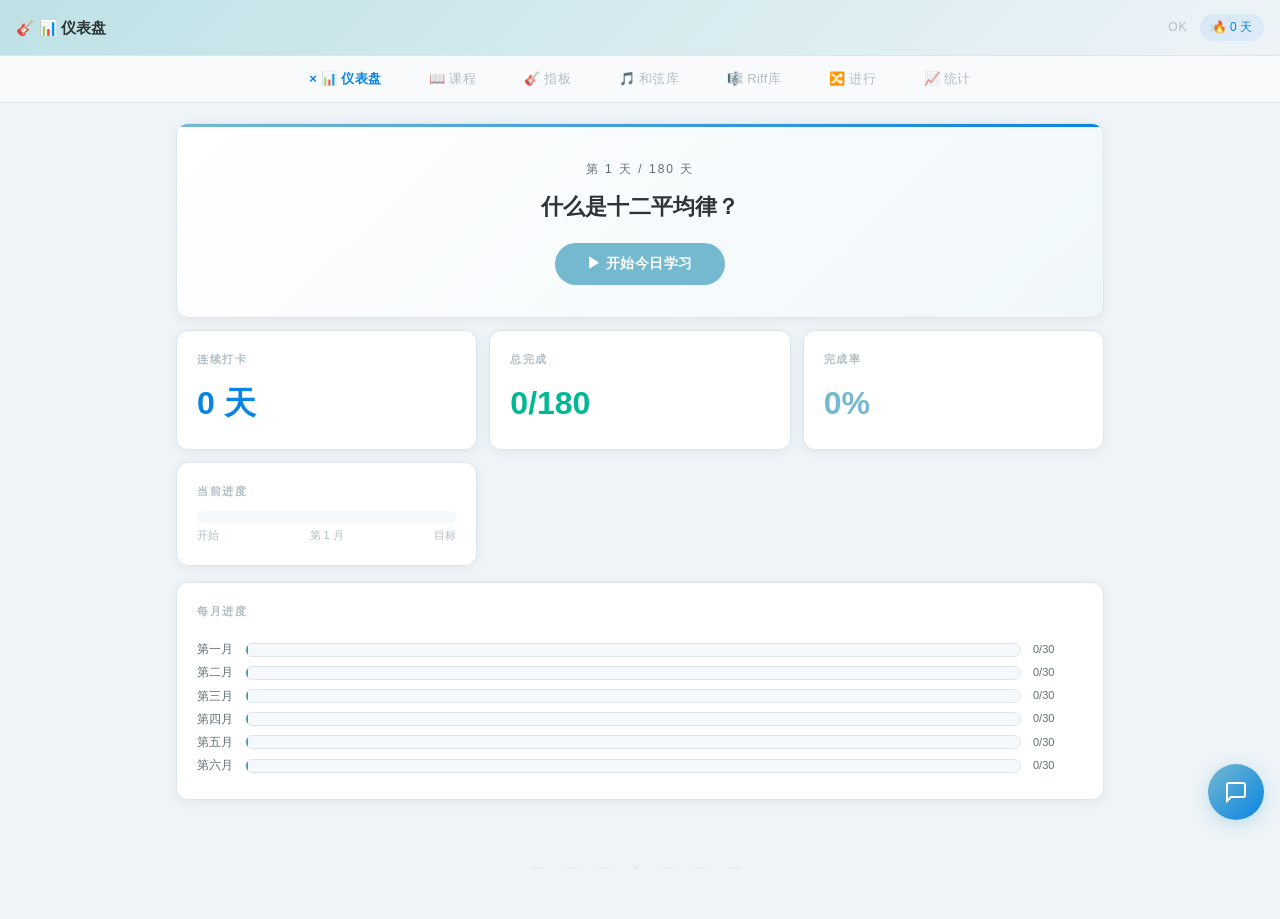
<file: index.html>
<!DOCTYPE html>
<html lang="zh-CN">
<head>
<meta charset="UTF-8">
<meta name="viewport" content="width=device-width, initial-scale=1.0">
<title>电吉他乐理学习计划 - 6个月从零到作曲</title>
<link rel="stylesheet" href="css/style.css">
</head>
<body>
<div id="app">
  <header id="topbar">
    <button id="menu-btn" class="icon-btn">☰</button>
    <h1 id="page-title">🎸 吉他乐理 · 半年计划</h1>
    <span style="font-size:12px;color:var(--text-muted);font-weight:300;letter-spacing:1px;display:none" id="ok-label">OK</span>
    <div id="streak-display">🔥 <span id="streak-count">0</span> 天</div>
  </header>

  <nav id="nav-bar">
    <button class="nav-btn active" data-view="dashboard">📊 仪表盘</button>
    <button class="nav-btn" data-view="lesson">📖 课程</button>
    <button class="nav-btn" data-view="fretboard">🎸 指板</button>
    <button class="nav-btn" data-view="chords">🎵 和弦库</button>
    <button class="nav-btn" data-view="riffs">🎼 Riff库</button>
    <button class="nav-btn" data-view="progressions">🔀 进行</button>
    <button class="nav-btn" data-view="stats">📈 统计</button>
  </nav>

  <main id="main-content">
    <!-- Views rendered here by JavaScript -->
  </main>
</div>

<!-- Core -->
<script src="js/core/storage.js"></script>
<script src="js/core/music-theory.js"></script>
<script src="js/core/fretboard.js"></script>

<!-- Data -->
<script src="js/data/lessons.js"></script>
<script src="js/data/lessons-ext.js"></script>
<script src="js/data/quizbank.js"></script>
<script src="js/data/chords.js"></script>
<script src="js/data/riffs.js"></script>
<script src="js/data/progressions.js"></script>

<!-- Views -->
<script src="js/views/dashboard.js"></script>
<script src="js/views/lesson.js"></script>
<script src="js/views/fretboard.js"></script>
<script src="js/views/stats.js"></script>
<script src="js/views/chords.js"></script>
<script src="js/views/riffs.js"></script>
<script src="js/views/progressions.js"></script>

<!-- AI Chat -->
<script src="js/views/ai-chat.js"></script>

<!-- App -->
<script src="js/app.js"></script>
</body>
</html>
</file>
<file: css/style.css>
:root {
  --bg-primary: #eef4f8;
  --bg-secondary: #ffffff;
  --bg-card: #ffffff;
  --bg-surface: #f6f9fb;
  --text-primary: #2d3436;
  --text-secondary: #636e72;
  --text-muted: #b2bec3;
  --accent: #74b9cf;
  --accent2: #e17055;
  --accent3: #0984e3;
  --border: #dfe6e9;
  --success: #00b894;
  --warning: #fdcb6e;
  --radius: 8px;
  --radius-lg: 12px;
  --shadow: 0 2px 12px rgba(0,0,0,0.06);
  --shadow-lg: 0 8px 32px rgba(0,0,0,0.08);
}

* { margin: 0; padding: 0; box-sizing: border-box; }

body {
  font-family: -apple-system, BlinkMacSystemFont, 'Segoe UI', Roboto, sans-serif;
  background: var(--bg-primary);
  color: var(--text-primary);
  line-height: 1.6;
  min-height: 100vh;
  padding-bottom: 70px;
}

/* OK Computer sky gradient decorative header bar */
#topbar {
  position: sticky;
  top: 0;
  z-index: 100;
  background: linear-gradient(135deg, #bee1e6, #eef4f8);
  padding: 14px 16px;
  display: flex;
  align-items: center;
  gap: 12px;
  border-bottom: 1px solid var(--border);
}

#topbar::after {
  content: '×';
  position: absolute;
  right: 60px;
  top: 50%;
  transform: translateY(-50%);
  font-size: 20px;
  color: var(--accent);
  opacity: 0.3;
  font-weight: 300;
}

#menu-btn { display: none; }

#page-title {
  flex: 1;
  font-size: 15px;
  font-weight: 600;
  color: var(--text-primary);
  letter-spacing: -0.3px;
}

#streak-display {
  font-size: 12px;
  color: var(--accent3);
  background: rgba(9,132,227,0.08);
  padding: 4px 12px;
  border-radius: 20px;
  font-weight: 500;
}

/* Navigation — concrete road gray */
#nav-bar {
  position: fixed;
  bottom: 0; left: 0; right: 0;
  z-index: 100;
  background: #f8fafc;
  display: flex;
  border-top: 1px solid var(--border);
  padding: 4px 0 env(safe-area-inset-bottom, 4px) 0;
  overflow-x: auto;
  justify-content: flex-start;
  gap: 0;
  -webkit-overflow-scrolling: touch;
}

.nav-btn {
  flex: 0 0 auto;
  min-width: 0;
  padding: 8px 10px;
  background: none;
  border: none;
  color: var(--text-muted);
  font-size: 10px;
  cursor: pointer;
  transition: color 0.2s;
  display: flex;
  flex-direction: column;
  align-items: center;
  gap: 2px;
  letter-spacing: 0.3px;
}

.nav-btn.active {
  color: var(--accent3);
  font-weight: 600;
}

.nav-btn:hover { color: var(--text-primary); }

/* Main Content */
#main-content {
  max-width: 960px;
  margin: 0 auto;
  padding: 20px 16px;
  position: relative;
}

/* OK Computer road-line decoration at bottom */
#main-content::after {
  content: '— — — × — — —';
  display: block;
  text-align: center;
  color: var(--border);
  font-size: 14px;
  letter-spacing: 8px;
  padding: 40px 0 20px;
  opacity: 0.5;
  font-weight: 300;
}

.view { display: none; }
.view.active { display: block; }

/* Cards — clean white, subtle shadow */
.card {
  background: var(--bg-card);
  border-radius: var(--radius-lg);
  padding: 20px;
  margin-bottom: 16px;
  border: 1px solid var(--border);
  box-shadow: var(--shadow);
}

.card-title {
  font-size: 11px;
  color: var(--text-muted);
  margin-bottom: 10px;
  text-transform: uppercase;
  letter-spacing: 1.5px;
  font-weight: 600;
}

.card-value {
  font-size: 32px;
  font-weight: 700;
  color: var(--text-primary);
}

/* Dashboard */
.dashboard-grid {
  display: grid;
  grid-template-columns: 1fr 1fr;
  gap: 12px;
  margin-bottom: 16px;
}

.dashboard-grid .card { margin-bottom: 0; }

.today-card {
  grid-column: 1 / -1;
  text-align: center;
  padding: 36px 20px 32px;
  background: linear-gradient(135deg, #ffffff, #f0f7fa);
  cursor: pointer;
  transition: transform 0.2s;
  position: relative;
  overflow: hidden;
}

.today-card::before {
  content: '';
  position: absolute;
  top: 0; left: 0; right: 0;
  height: 3px;
  background: linear-gradient(90deg, var(--accent), var(--accent3));
}

.today-card:hover { transform: translateY(-2px); }

.today-card .day-label {
  font-size: 12px;
  color: var(--text-secondary);
  text-transform: uppercase;
  letter-spacing: 2px;
}

.today-card .day-title {
  font-size: 22px;
  font-weight: 700;
  margin: 10px 0 18px;
  color: var(--text-primary);
}

.today-card .btn-primary {
  display: inline-block;
  padding: 12px 32px;
  background: var(--accent);
  color: #fff;
  border: none;
  border-radius: 24px;
  font-size: 14px;
  font-weight: 600;
  cursor: pointer;
  transition: opacity 0.2s;
  letter-spacing: 0.5px;
}

.today-card .btn-primary:hover { opacity: 0.9; }
.today-card .btn-primary:disabled { opacity: 0.4; cursor: not-allowed; }

/* Lesson View */
.lesson-header {
  margin-bottom: 20px;
}

.lesson-nav {
  display: flex;
  justify-content: space-between;
  align-items: center;
  margin-bottom: 12px;
}

.lesson-nav button {
  background: var(--bg-surface);
  border: 1px solid var(--border);
  color: var(--text-primary);
  padding: 8px 16px;
  border-radius: var(--radius);
  cursor: pointer;
  font-size: 13px;
  transition: background 0.2s;
}

.lesson-nav button:hover { background: var(--border); }
.lesson-nav button:disabled { opacity: 0.3; cursor: not-allowed; }

.lesson-nav .day-indicator {
  font-size: 14px;
  color: var(--text-secondary);
}

.lesson-title {
  font-size: 24px;
  font-weight: 700;
  margin-bottom: 8px;
}

.lesson-meta {
  display: flex;
  gap: 12px;
  font-size: 13px;
  color: var(--text-secondary);
}

.lesson-tag {
  background: var(--bg-surface);
  padding: 2px 10px;
  border-radius: 12px;
  font-size: 12px;
  color: var(--accent3);
  border: 1px solid var(--border);
}

/* Lesson Content */
.lesson-content {
  line-height: 1.8;
  font-size: 15px;
}

.lesson-content h3 {
  font-size: 18px;
  margin: 24px 0 12px;
  color: var(--accent3);
}

.lesson-content h4 {
  font-size: 16px;
  margin: 20px 0 10px;
  color: var(--accent);
}

.lesson-content p {
  margin-bottom: 12px;
}

.lesson-content ul, .lesson-content ol {
  margin: 8px 0 16px 24px;
}

.lesson-content li {
  margin-bottom: 6px;
}

.lesson-content .highlight-box {
  background: var(--bg-surface);
  border-left: 3px solid var(--accent);
  padding: 12px 16px;
  margin: 16px 0;
  border-radius: 0 var(--radius) var(--radius) 0;
}

.lesson-content .exercise-box {
  background: rgba(9,132,227,0.04);
  border: 1px solid rgba(9,132,227,0.12);
  padding: 16px;
  margin: 16px 0;
  border-radius: var(--radius);
}

.lesson-content .exercise-box h4 {
  color: var(--accent3);
  margin-top: 0;
}

.lesson-content code {
  background: rgba(116,185,207,0.12);
  padding: 2px 8px;
  border-radius: 4px;
  font-size: 14px;
  color: var(--accent3);
}

.lesson-content .note-table {
  width: 100%;
  border-collapse: collapse;
  margin: 16px 0;
  font-size: 14px;
}

.lesson-content .note-table th,
.lesson-content .note-table td {
  padding: 8px 12px;
  border: 1px solid var(--border);
  text-align: center;
}

.lesson-content .note-table th {
  background: var(--bg-surface);
  color: var(--accent3);
  font-weight: 600;
}

.lesson-fretboard {
  margin: 16px 0;
  background: #fff;
  border: 1px solid var(--border);
  border-radius: var(--radius);
  overflow: hidden;
}

.lesson-fretboard svg {
  width: 100%;
  height: auto;
  display: block;
}

/* Quiz */
.quiz-section {
  margin-top: 24px;
  padding-top: 20px;
  border-top: 1px solid var(--border);
}

.quiz-section h3 {
  font-size: 18px;
  margin-bottom: 16px;
  color: var(--accent3);
}

.quiz-question {
  background: var(--bg-surface);
  border-radius: var(--radius);
  padding: 16px;
  margin-bottom: 12px;
  border: 1px solid var(--border);
}

.quiz-question .q-text {
  font-size: 15px;
  margin-bottom: 12px;
  font-weight: 500;
}

.quiz-options {
  display: flex;
  flex-direction: column;
  gap: 8px;
}

.quiz-option {
  padding: 10px 14px;
  background: var(--bg-card);
  border: 1px solid var(--border);
  border-radius: var(--radius);
  cursor: pointer;
  transition: all 0.2s;
  font-size: 14px;
  color: var(--text-primary);
  text-align: left;
}

.quiz-option:hover {
  border-color: var(--accent);
  background: rgba(116,185,207,0.04);
}

.quiz-option.correct {
  border-color: var(--success);
  background: rgba(0,184,148,0.08);
}

.quiz-option.wrong {
  border-color: var(--accent2);
  background: rgba(225,112,85,0.08);
}

.quiz-option.reveal-correct {
  border-color: var(--success);
}

.quiz-option:disabled {
  cursor: default;
}

.quiz-explanation {
  margin-top: 8px;
  padding: 8px 12px;
  background: rgba(116,185,207,0.06);
  border-radius: var(--radius);
  font-size: 13px;
  color: var(--text-secondary);
  display: none;
}

.quiz-explanation.show { display: block; }

.quiz-result {
  font-size: 14px;
  font-weight: 600;
  margin-top: 8px;
}

.quiz-result.correct { color: var(--success); }
.quiz-result.wrong { color: var(--accent2); }

/* Complete Button */
.complete-section {
  text-align: center;
  margin: 32px 0;
}

.btn-complete {
  padding: 14px 48px;
  background: var(--success);
  color: #fff;
  border: none;
  border-radius: 24px;
  font-size: 16px;
  font-weight: 600;
  cursor: pointer;
  transition: opacity 0.2s;
}

.btn-complete:hover { opacity: 0.9; }
.btn-complete:disabled { opacity: 0.4; cursor: not-allowed; }
.btn-complete.done { background: var(--text-muted); }

/* Fretboard Explorer */
.fretboard-controls {
  display: flex;
  flex-wrap: wrap;
  gap: 8px;
  margin-bottom: 16px;
}

.fretboard-controls .mode-btn {
  padding: 8px 16px;
  background: var(--bg-surface);
  border: 1px solid var(--border);
  color: var(--text-secondary);
  border-radius: var(--radius);
  cursor: pointer;
  font-size: 13px;
  transition: all 0.2s;
}

.fretboard-controls .mode-btn.active {
  background: var(--accent);
  color: #fff;
  border-color: var(--accent);
  font-weight: 600;
}

.fretboard-controls .mode-btn:hover { color: var(--text-primary); }

.fretboard-container {
  background: #fff;
  border: 1px solid var(--border);
  border-radius: var(--radius);
  overflow: hidden;
  margin-bottom: 16px;
}

.fretboard-container svg {
  width: 100%;
  height: auto;
  display: block;
}

.practice-prompt {
  text-align: center;
  padding: 20px;
  background: var(--bg-surface);
  border: 1px solid var(--border);
  border-radius: var(--radius);
  margin-bottom: 16px;
}

.practice-prompt .target-note {
  font-size: 48px;
  font-weight: 700;
  color: var(--accent3);
}

.practice-prompt .hint {
  font-size: 14px;
  color: var(--text-secondary);
  margin-top: 8px;
}

.practice-result {
  text-align: center;
  font-size: 18px;
  font-weight: 600;
  margin-top: 12px;
}

.practice-result.correct { color: var(--success); }
.practice-result.wrong { color: var(--accent2); }

/* Stats / Calendar */
.stats-grid {
  display: grid;
  grid-template-columns: 1fr 1fr;
  gap: 12px;
  margin-bottom: 20px;
}

.calendar-nav {
  display: flex;
  justify-content: space-between;
  align-items: center;
  margin-bottom: 16px;
}

.calendar-nav h3 {
  font-size: 16px;
}

.calendar-nav button {
  background: var(--bg-surface);
  border: 1px solid var(--border);
  color: var(--text-primary);
  padding: 6px 12px;
  border-radius: var(--radius);
  cursor: pointer;
  font-size: 13px;
}

.calendar-grid {
  display: grid;
  grid-template-columns: repeat(7, 1fr);
  gap: 4px;
  text-align: center;
}

.calendar-header {
  font-size: 11px;
  color: var(--text-muted);
  padding: 4px 0;
  font-weight: 600;
  text-transform: uppercase;
  letter-spacing: 0.5px;
}

.calendar-day {
  aspect-ratio: 1;
  display: flex;
  align-items: center;
  justify-content: center;
  font-size: 12px;
  border-radius: 50%;
  background: transparent;
  color: var(--text-secondary);
}

.calendar-day.filled {
  background: var(--success);
  color: #fff;
  font-weight: 600;
}

.calendar-day.today {
  border: 2px solid var(--accent);
  font-weight: 600;
}

.calendar-day.empty {
  visibility: hidden;
}

.calendar-day.other-month {
  color: var(--text-muted);
}

/* Bar Chart */
.chart-container {
  margin-top: 20px;
}

.chart-bar-group {
  display: flex;
  align-items: center;
  gap: 12px;
  margin-bottom: 8px;
}

.chart-label {
  width: 50px;
  font-size: 12px;
  color: var(--text-secondary);
  text-align: right;
  flex-shrink: 0;
}

.chart-bar-track {
  flex: 1;
  height: 20px;
  background: var(--bg-surface);
  border-radius: 10px;
  overflow: hidden;
  border: 1px solid var(--border);
}

.chart-bar-fill {
  height: 100%;
  background: linear-gradient(90deg, var(--accent), var(--accent3));
  border-radius: 10px;
  transition: width 0.5s;
  min-width: 2px;
}

.chart-value {
  width: 36px;
  font-size: 12px;
  color: var(--text-secondary);
  flex-shrink: 0;
}

/* OK Computer × dividers */
.section-divider {
  display: flex;
  align-items: center;
  gap: 12px;
  margin: 24px 0;
  color: var(--text-muted);
  font-size: 14px;
}

.section-divider::before,
.section-divider::after {
  content: '';
  flex: 1;
  height: 1px;
  background: var(--border);
}

/* Responsive */
@media (min-width: 768px) {
  body { padding-bottom: 0; }

  #nav-bar {
    position: static;
    border-top: none;
    border-bottom: 1px solid var(--border);
    padding: 0;
    justify-content: center;
    gap: 0;
  }

  .nav-btn {
    flex: none;
    padding: 14px 24px;
    font-size: 13px;
    flex-direction: row;
    gap: 6px;
  }

  .dashboard-grid {
    grid-template-columns: 1fr 1fr 1fr;
  }

  .today-card {
    grid-column: 1 / -1;
  }

  .stats-grid {
    grid-template-columns: 1fr 1fr 1fr;
  }

  #ok-label { display: inline !important; }
}

/* Scrollbar */
::-webkit-scrollbar { width: 6px; }
::-webkit-scrollbar-track { background: var(--bg-primary); }
::-webkit-scrollbar-thumb { background: var(--border); border-radius: 3px; }
::-webkit-scrollbar-thumb:hover { background: var(--text-muted); }

/* ===== Tab Component ===== */
.tab-bar {
  display: flex;
  overflow-x: auto;
  gap: 4px;
  margin-bottom: 16px;
  padding-bottom: 4px;
}
.tab-btn {
  padding: 8px 16px;
  background: var(--bg-surface);
  border: 1px solid var(--border);
  color: var(--text-secondary);
  border-radius: var(--radius);
  cursor: pointer;
  font-size: 13px;
  white-space: nowrap;
  transition: all 0.2s;
}
.tab-btn.active {
  background: var(--accent);
  color: #fff;
  border-color: var(--accent);
  font-weight: 600;
}
.tab-btn:hover { color: var(--text-primary); }

/* ===== Chord Cards ===== */
.chord-card {
  background: var(--bg-card);
  border: 1px solid var(--border);
  border-radius: var(--radius-lg);
  padding: 16px;
  margin-bottom: 12px;
  box-shadow: var(--shadow);
  transition: border-color 0.2s;
}
.chord-card:hover { border-color: var(--accent); }
.chord-card-header {
  cursor: pointer;
  display: flex;
  justify-content: space-between;
  align-items: center;
}
.chord-card .chord-name {
  font-size: 18px;
  font-weight: 700;
  margin-bottom: 4px;
}
.chord-card .chord-intervals {
  font-size: 12px;
  color: var(--text-secondary);
  margin-bottom: 8px;
}
.chord-card .chord-details { margin-top: 12px; }
.chord-card .chord-positions {
  display: flex;
  gap: 8px;
  margin: 8px 0;
  flex-wrap: wrap;
}
.chord-card .pos-btn {
  padding: 4px 12px;
  font-size: 12px;
  background: var(--bg-surface);
  border: 1px solid var(--border);
  color: var(--text-secondary);
  border-radius: 4px;
  cursor: pointer;
  transition: all 0.2s;
}
.chord-card .pos-btn.active {
  border-color: var(--accent);
  color: var(--accent);
  background: rgba(116,185,207,0.08);
}

/* ===== Riff Cards ===== */
.riff-card {
  background: var(--bg-card);
  border: 1px solid var(--border);
  border-radius: var(--radius-lg);
  padding: 16px;
  margin-bottom: 12px;
  transition: border-color 0.2s;
  box-shadow: var(--shadow);
}
.riff-card:hover { border-color: var(--accent); }
.riff-card .riff-header {
  display: flex;
  justify-content: space-between;
  align-items: start;
}
.riff-card .riff-title {
  font-size: 16px;
  font-weight: 600;
}
.riff-card .riff-artist {
  font-size: 13px;
  color: var(--text-secondary);
}
.riff-card .riff-difficulty { font-size: 14px; }
.riff-card .riff-tags {
  display: flex;
  gap: 4px;
  flex-wrap: wrap;
  margin: 6px 0;
}
.riff-card .riff-tag {
  font-size: 11px;
  padding: 2px 8px;
  background: var(--bg-surface);
  border-radius: 10px;
  color: var(--text-secondary);
  border: 1px solid var(--border);
}
.riff-card .riff-tabs {
  background: #f8fafc;
  padding: 12px;
  border-radius: var(--radius);
  overflow-x: auto;
  font-family: 'Courier New', monospace;
  font-size: 13px;
  line-height: 1.5;
  margin: 10px 0;
  white-space: pre;
  border: 1px solid var(--border);
  color: var(--text-primary);
}
.riff-card .riff-details {
  display: none;
  margin-top: 12px;
}
.riff-card.expanded .riff-details { display: block; }

/* ===== Progression Generator ===== */
.progression-controls {
  display: flex;
  flex-wrap: wrap;
  gap: 12px;
  margin-bottom: 16px;
  align-items: flex-end;
}
.progression-controls select {
  padding: 8px 12px;
  background: var(--bg-surface);
  border: 1px solid var(--border);
  color: var(--text-primary);
  border-radius: var(--radius);
  font-size: 14px;
}
.style-btn {
  padding: 8px 16px;
  background: var(--bg-surface);
  border: 1px solid var(--border);
  color: var(--text-secondary);
  border-radius: var(--radius);
  cursor: pointer;
  font-size: 13px;
  transition: all 0.2s;
}
.style-btn.active {
  background: var(--accent);
  color: #fff;
  border-color: var(--accent);
  font-weight: 600;
}
.style-btn:hover { color: var(--text-primary); }
.btn-generate {
  padding: 10px 24px;
  background: var(--accent2);
  color: #fff;
  border: none;
  border-radius: 24px;
  font-size: 14px;
  font-weight: 600;
  cursor: pointer;
  transition: opacity 0.2s;
}
.btn-generate:hover { opacity: 0.9; }
.progression-result { margin-top: 16px; }
.progression-chords {
  display: flex;
  flex-wrap: wrap;
  gap: 12px;
  margin-top: 16px;
}
.progression-chord-item {
  text-align: center;
  background: var(--bg-card);
  border: 1px solid var(--border);
  border-radius: var(--radius);
  padding: 12px;
  width: 160px;
  box-shadow: var(--shadow);
}
.progression-chord-item .chord-label {
  font-size: 16px;
  font-weight: 700;
  margin-bottom: 4px;
}
.progression-chord-item .roman-numeral {
  font-size: 13px;
  color: var(--accent3);
  margin-bottom: 8px;
}
.progression-chord-item .mini-fretboard { margin-top: 8px; }

/* ===== Mini Fretboard ===== */
.mini-fretboard svg {
  width: 100%;
  height: auto;
  display: block;
}

/* ===== AI Chat (Floating) — OK Computer style ===== */
#ai-chat-container {
  position: fixed;
  bottom: 80px;
  right: 16px;
  z-index: 1000;
  font-family: -apple-system, BlinkMacSystemFont, 'Segoe UI', Roboto, sans-serif;
}
.chat-bubble {
  width: 56px;
  height: 56px;
  border-radius: 50%;
  background: linear-gradient(135deg, var(--accent), var(--accent3));
  color: #fff;
  border: none;
  cursor: pointer;
  font-size: 20px;
  box-shadow: 0 4px 16px rgba(116,185,207,0.4);
  display: flex;
  align-items: center;
  justify-content: center;
  transition: transform 0.2s;
}
.chat-bubble:hover { transform: scale(1.1); }
.chat-panel {
  position: fixed;
  bottom: 148px;
  right: 16px;
  width: 360px;
  max-height: 520px;
  background: #fff;
  border: 1px solid var(--border);
  border-radius: var(--radius-lg);
  box-shadow: var(--shadow-lg);
  display: none;
  flex-direction: column;
  z-index: 999;
}
.chat-panel.open { display: flex; }
.chat-header {
  padding: 12px 16px;
  border-bottom: 1px solid var(--border);
  display: flex;
  justify-content: space-between;
  align-items: center;
  flex-shrink: 0;
  background: #fafcfd;
}
.chat-header h3 { font-size: 14px; margin: 0; color: var(--text-primary); }
.chat-icon-btn {
  background: none;
  border: none;
  color: var(--text-muted);
  cursor: pointer;
  font-size: 16px;
  padding: 4px;
  border-radius: 4px;
  transition: color 0.2s;
}
.chat-icon-btn:hover { color: var(--text-primary); }
.chat-messages {
  flex: 1;
  padding: 12px;
  overflow-y: auto;
  max-height: 350px;
  min-height: 150px;
  background: #fafcfd;
}
.chat-messages .message {
  margin-bottom: 12px;
  padding: 8px 12px;
  border-radius: var(--radius);
  font-size: 13px;
  line-height: 1.6;
  max-width: 90%;
  word-wrap: break-word;
}
.chat-messages .message.user {
  background: var(--accent);
  color: #fff;
  margin-left: auto;
  border-bottom-right-radius: 2px;
}
.chat-messages .message.assistant {
  background: var(--bg-surface);
  color: var(--text-primary);
  margin-right: auto;
  border-bottom-left-radius: 2px;
  border: 1px solid var(--border);
}
.chat-messages .message.assistant.typing {
  opacity: 0.6;
}
.chat-input-area {
  padding: 12px;
  border-top: 1px solid var(--border);
  display: flex;
  gap: 8px;
  flex-shrink: 0;
  background: #fff;
}
.chat-input-area textarea {
  flex: 1;
  padding: 8px 12px;
  background: var(--bg-surface);
  border: 1px solid var(--border);
  border-radius: var(--radius);
  color: var(--text-primary);
  font-size: 13px;
  resize: none;
  min-height: 36px;
  max-height: 120px;
  font-family: inherit;
}
.chat-input-area textarea:focus {
  outline: none;
  border-color: var(--accent);
}
.chat-input-area textarea:disabled {
  opacity: 0.4;
}
.chat-input-area button {
  padding: 8px 16px;
  background: var(--accent3);
  color: #fff;
  border: none;
  border-radius: var(--radius);
  cursor: pointer;
  font-weight: 600;
  font-size: 13px;
  align-self: flex-end;
  transition: opacity 0.2s;
}
.chat-input-area button:hover { opacity: 0.9; }
.chat-input-area button:disabled { opacity: 0.4; cursor: not-allowed; }

/* ===== Mobile Chat Overlay ===== */
@media (max-width: 480px) {
  .chat-panel {
    right: 0;
    bottom: 0;
    width: 100%;
    max-height: 85vh;
    border-radius: var(--radius-lg) var(--radius-lg) 0 0;
  }
}
</file>
